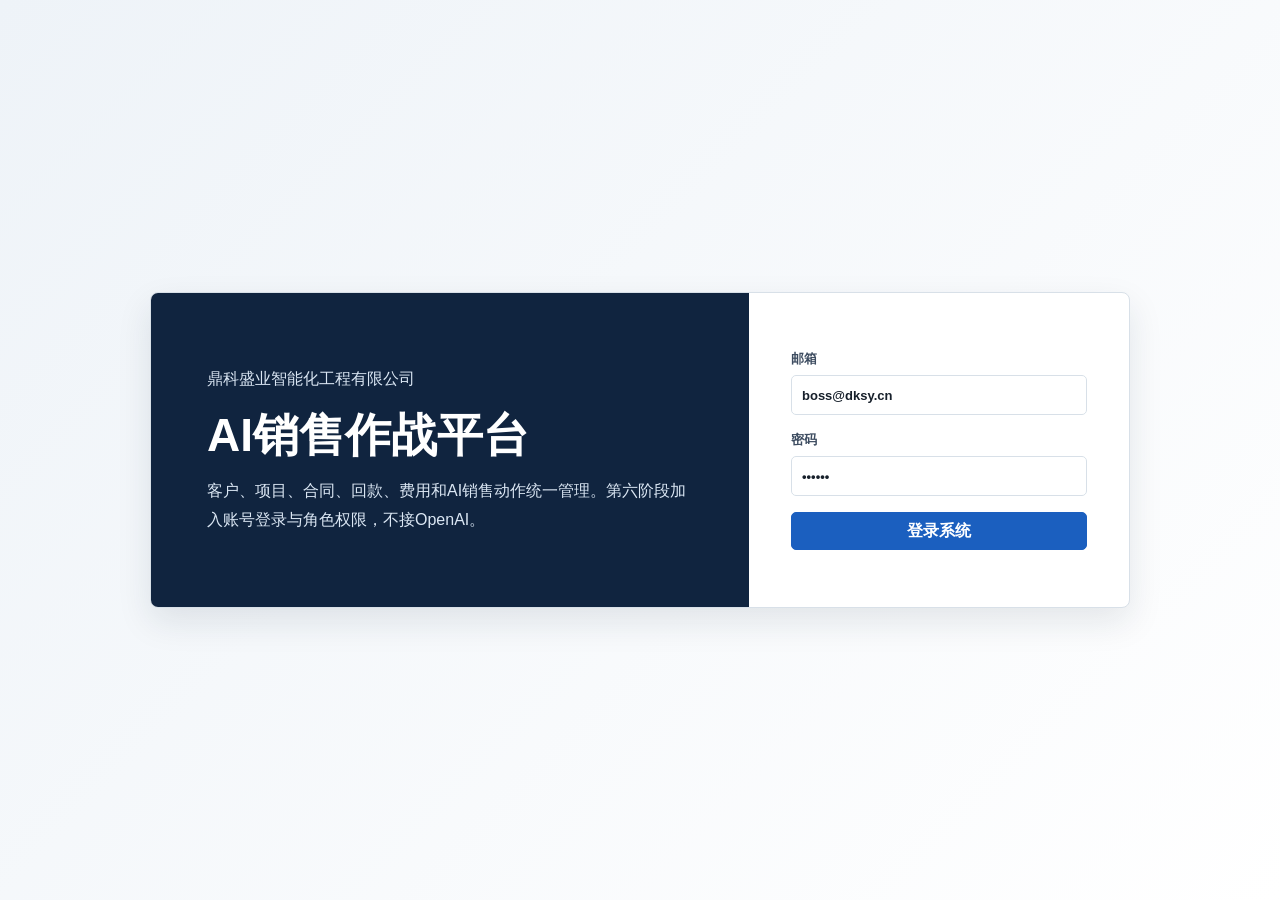
<file: index.html>
<!doctype html>
<html lang="zh-CN">
  <head>
    <meta charset="UTF-8" />
    <meta name="viewport" content="width=device-width, initial-scale=1.0" />
    <meta http-equiv="refresh" content="0; url=./login.html" />
    <title>鼎科盛业AI销售作战平台</title>
  </head>
  <body>
    <p><a href="./login.html">进入鼎科盛业AI销售作战平台</a></p>
  </body>
</html>
</file>
<file: assets/crm.css>
:root {
  color-scheme: light;
  --ink: #17202b;
  --text: #344054;
  --muted: #667085;
  --line: #d8e0e8;
  --bg: #f4f6f8;
  --panel: #ffffff;
  --navy: #10243f;
  --blue: #1b5fbf;
  --green: #218358;
  --amber: #b7791f;
  --red: #c24135;
  --shadow: 0 14px 34px rgba(16, 36, 63, 0.1);
}

* {
  box-sizing: border-box;
}

body {
  margin: 0;
  color: var(--ink);
  font-family: -apple-system, BlinkMacSystemFont, "Segoe UI", "PingFang SC",
    "Microsoft YaHei", sans-serif;
  background: var(--bg);
}

a {
  color: inherit;
  text-decoration: none;
}

button,
input,
select,
textarea {
  font: inherit;
}

.login-page {
  display: grid;
  place-items: center;
  min-height: 100vh;
  padding: 24px;
  background: linear-gradient(135deg, #eef3f8, #ffffff);
}

.login-box {
  display: grid;
  grid-template-columns: minmax(280px, 1fr) 380px;
  max-width: 980px;
  width: 100%;
  overflow: hidden;
  background: #fff;
  border: 1px solid var(--line);
  border-radius: 8px;
  box-shadow: var(--shadow);
}

.login-intro {
  padding: clamp(28px, 6vw, 56px);
  color: #dbe7f4;
  background: var(--navy);
}

.login-intro h1 {
  margin: 12px 0 16px;
  color: #fff;
  font-size: clamp(30px, 4vw, 46px);
  line-height: 1.12;
}

.login-intro p {
  line-height: 1.8;
}

.login-form {
  display: grid;
  gap: 16px;
  align-content: center;
  padding: clamp(24px, 5vw, 42px);
}

.app-layout {
  display: grid;
  grid-template-columns: 240px minmax(0, 1fr);
  min-height: 100vh;
}

.sidebar {
  position: sticky;
  top: 0;
  height: 100vh;
  padding: 22px;
  color: #d9e7f5;
  background: var(--navy);
}

.brand {
  display: flex;
  align-items: center;
  gap: 12px;
  margin-bottom: 26px;
}

.brand-mark {
  display: grid;
  place-items: center;
  width: 42px;
  height: 42px;
  color: #fff;
  font-weight: 900;
  background: #1b5fbf;
  border-radius: 6px;
}

.brand strong,
.brand small {
  display: block;
  line-height: 1.25;
}

.brand small {
  color: #aebfd2;
  font-size: 12px;
}

.menu {
  display: grid;
  gap: 8px;
}

.menu a {
  display: flex;
  align-items: center;
  min-height: 42px;
  padding: 0 12px;
  border-radius: 5px;
}

.menu a.active,
.menu a:hover {
  color: #fff;
  background: rgba(255, 255, 255, 0.12);
}

.main {
  min-width: 0;
}

.topbar {
  position: sticky;
  top: 0;
  z-index: 10;
  display: flex;
  align-items: center;
  justify-content: space-between;
  gap: 16px;
  min-height: 70px;
  padding: 14px clamp(18px, 4vw, 36px);
  background: rgba(255, 255, 255, 0.92);
  border-bottom: 1px solid var(--line);
  backdrop-filter: blur(12px);
}

.topbar h1 {
  margin: 0;
  font-size: 24px;
  line-height: 1.2;
}

.topbar span {
  color: var(--muted);
  font-size: 13px;
}

.content {
  padding: clamp(18px, 4vw, 36px);
}

.actions {
  display: flex;
  flex-wrap: wrap;
  gap: 10px;
  justify-content: flex-end;
}

.btn {
  display: inline-flex;
  align-items: center;
  justify-content: center;
  min-height: 38px;
  padding: 0 14px;
  color: var(--navy);
  background: #fff;
  border: 1px solid var(--line);
  border-radius: 5px;
  cursor: pointer;
  font-weight: 800;
}

.btn.primary {
  color: #fff;
  background: var(--blue);
  border-color: var(--blue);
}

.btn.warn {
  color: #fff;
  background: var(--amber);
  border-color: var(--amber);
}

.login-error {
  margin: 0;
  padding: 10px 12px;
  color: #9f2f24;
  line-height: 1.5;
  background: #ffe8e5;
  border: 1px solid #ffc9c2;
  border-radius: 5px;
}

.user-badge {
  display: inline-flex;
  align-items: center;
  min-height: 32px;
  padding: 0 10px;
  color: var(--muted);
  background: #f4f7fa;
  border: 1px solid var(--line);
  border-radius: 999px;
  font-size: 13px;
}

.kpi-grid,
.summary-grid {
  display: grid;
  grid-template-columns: repeat(4, 1fr);
  gap: 12px;
  margin-bottom: 16px;
}

.summary-grid {
  grid-template-columns: repeat(3, 1fr);
}

.card,
.panel {
  background: #fff;
  border: 1px solid var(--line);
  border-radius: 8px;
  box-shadow: 0 1px 0 rgba(16, 36, 63, 0.03);
}

.card {
  display: grid;
  gap: 8px;
  min-height: 118px;
  padding: 18px;
}

.card span {
  color: var(--muted);
  font-size: 13px;
}

.card strong {
  color: var(--navy);
  font-size: 28px;
}

.card em {
  color: var(--muted);
  font-size: 13px;
  font-style: normal;
}

.panel {
  padding: 18px;
  margin-bottom: 16px;
}

.panel-head {
  display: flex;
  align-items: center;
  justify-content: space-between;
  gap: 12px;
  margin-bottom: 14px;
}

.panel h2,
.panel h3 {
  margin: 0;
}

.form-grid {
  display: grid;
  grid-template-columns: repeat(4, 1fr);
  gap: 12px;
}

label {
  display: grid;
  gap: 7px;
  color: #3d4c60;
  font-size: 13px;
  font-weight: 800;
}

input,
select,
textarea {
  width: 100%;
  min-height: 40px;
  padding: 0 10px;
  color: var(--ink);
  background: #fff;
  border: 1px solid var(--line);
  border-radius: 5px;
}

textarea {
  min-height: 86px;
  padding: 10px;
  resize: vertical;
}

.wide {
  grid-column: span 2;
}

.form-actions {
  display: flex;
  align-items: end;
  gap: 10px;
}

.toolbar {
  display: grid;
  grid-template-columns: minmax(240px, 1fr) 220px;
  gap: 12px;
  margin-bottom: 14px;
}

.table-wrap {
  overflow-x: auto;
  background: #fff;
  border: 1px solid var(--line);
  border-radius: 8px;
}

table {
  width: 100%;
  min-width: 860px;
  border-collapse: collapse;
}

th,
td {
  padding: 13px;
  text-align: left;
  border-bottom: 1px solid var(--line);
  font-size: 14px;
}

th {
  color: #405168;
  background: #eef3f7;
  font-weight: 900;
}

.tag,
.status {
  display: inline-flex;
  align-items: center;
  min-height: 25px;
  padding: 0 8px;
  border-radius: 999px;
  font-size: 12px;
  font-weight: 900;
}

.tag {
  color: #164a93;
  background: #e6f0ff;
}

.status {
  color: #405168;
  background: #edf1f5;
}

.status.danger {
  color: #9f2f24;
  background: #ffe8e5;
}

.status.ok {
  color: #176144;
  background: #e5f6ed;
}

.money-alert {
  color: var(--red);
  font-weight: 900;
}

.row-actions {
  display: flex;
  flex-wrap: wrap;
  gap: 6px;
}

.row-actions .btn {
  min-height: 30px;
  padding: 0 9px;
  font-size: 12px;
}

.btn.danger {
  color: #fff;
  background: var(--red);
  border-color: var(--red);
}

.notice {
  margin: 0;
  padding: 14px;
  color: #7a4f10;
  line-height: 1.7;
  background: #fff5df;
  border-left: 4px solid var(--amber);
  border-radius: 5px;
}

.detail-grid {
  display: grid;
  grid-template-columns: repeat(2, minmax(0, 1fr));
  gap: 16px;
}

.info-list {
  display: grid;
  grid-template-columns: 120px 1fr;
  gap: 10px 14px;
  margin: 0;
}

.info-list dt {
  color: var(--muted);
  font-size: 13px;
}

.info-list dd {
  margin: 0;
  color: var(--ink);
  font-weight: 800;
}

.stack-list {
  display: grid;
  gap: 10px;
}

.stack-list article {
  padding: 12px;
  color: var(--text);
  line-height: 1.7;
  background: #f6f8fa;
  border: 1px solid var(--line);
  border-radius: 6px;
}

.muted {
  color: var(--muted);
}

.progress {
  height: 8px;
  overflow: hidden;
  background: #e8eef4;
  border-radius: 999px;
}

.progress span {
  display: block;
  width: var(--p);
  height: 100%;
  background: var(--blue);
}

.two-col {
  display: grid;
  grid-template-columns: 380px minmax(0, 1fr);
  gap: 16px;
}

.ai-buttons {
  display: grid;
  gap: 10px;
  margin-top: 12px;
}

pre {
  min-height: 320px;
  margin: 0;
  padding: 16px;
  white-space: pre-wrap;
  word-break: break-word;
  color: #243044;
  line-height: 1.75;
  background: #f4f7fa;
  border: 1px solid var(--line);
  border-radius: 8px;
}

.mobile-menu {
  display: none;
}

.quick-punch-grid,
.mobile-priority-grid {
  display: grid;
  grid-template-columns: repeat(5, minmax(0, 1fr));
  gap: 12px;
  align-items: end;
}

.quick-punch-grid div,
.mobile-priority-grid article {
  display: grid;
  gap: 6px;
  min-height: 76px;
  padding: 12px;
  background: #f6f8fa;
  border: 1px solid var(--line);
  border-radius: 6px;
}

.quick-punch-grid span,
.mobile-priority-grid span {
  color: var(--muted);
  font-size: 12px;
  font-weight: 800;
}

.quick-punch-grid strong,
.mobile-priority-grid strong {
  color: var(--navy);
  font-size: 22px;
}

@media (max-width: 1000px) {
  .app-layout,
  .login-box,
  .two-col {
    grid-template-columns: 1fr;
  }

  .sidebar {
    position: static;
    height: auto;
  }

  .menu {
    grid-template-columns: repeat(3, 1fr);
  }

  .kpi-grid,
  .summary-grid,
  .mobile-priority-grid,
  .quick-punch-grid,
  .form-grid,
  .detail-grid {
    grid-template-columns: repeat(2, 1fr);
  }
}

@media (max-width: 640px) {
  body {
    padding-bottom: 86px;
  }

  .app-layout {
    display: block;
  }

  .sidebar {
    position: fixed;
    left: 0;
    right: 0;
    bottom: 0;
    top: auto;
    z-index: 30;
    height: auto;
    padding: 8px 10px calc(8px + env(safe-area-inset-bottom));
    border-top: 1px solid rgba(255, 255, 255, 0.18);
    box-shadow: 0 -10px 26px rgba(16, 36, 63, 0.18);
  }

  .sidebar .brand {
    display: none;
  }

  .menu {
    display: flex;
    gap: 8px;
    overflow-x: auto;
    padding-bottom: 2px;
    scrollbar-width: none;
  }

  .menu::-webkit-scrollbar {
    display: none;
  }

  .menu a {
    flex: 0 0 auto;
    min-height: 40px;
    padding: 0 12px;
    color: #d9e7f5;
    font-size: 13px;
    white-space: nowrap;
    background: rgba(255, 255, 255, 0.08);
  }

  .topbar {
    position: sticky;
    top: 0;
    align-items: flex-start;
    flex-direction: column;
    min-height: 64px;
    padding: 12px 14px;
  }

  .topbar h1 {
    font-size: 22px;
  }

  .actions,
  .form-actions {
    width: 100%;
    justify-content: stretch;
  }

  .form-actions {
    position: sticky;
    bottom: 88px;
    z-index: 12;
    padding: 8px;
    background: rgba(255, 255, 255, 0.94);
    border: 1px solid var(--line);
    border-radius: 8px;
    backdrop-filter: blur(10px);
  }

  .actions .btn,
  .form-actions .btn {
    flex: 1;
  }

  .menu,
  .kpi-grid,
  .summary-grid,
  .mobile-priority-grid,
  .quick-punch-grid,
  .form-grid,
  .toolbar,
  .detail-grid {
    grid-template-columns: 1fr;
  }

  .wide {
    grid-column: auto;
  }

  .content {
    padding: 12px;
  }

  .panel {
    padding: 14px;
    margin-bottom: 12px;
  }

  .panel:has(form) {
    position: relative;
  }

  label {
    font-size: 14px;
  }

  input,
  select,
  textarea,
  .btn {
    min-height: 46px;
    font-size: 16px;
  }

  input[type="file"] {
    padding: 10px;
  }

  .quick-punch .btn.primary {
    min-height: 54px;
    font-size: 17px;
  }

  .table-wrap {
    overflow: visible;
    border: 0;
    background: transparent;
  }

  table,
  thead,
  tbody,
  tr,
  th,
  td {
    display: block;
    width: 100%;
    min-width: 0;
  }

  thead {
    display: none;
  }

  tbody {
    display: grid;
    gap: 12px;
  }

  tr {
    padding: 12px;
    background: #fff;
    border: 1px solid var(--line);
    border-radius: 8px;
    box-shadow: 0 1px 0 rgba(16, 36, 63, 0.03);
  }

  td {
    display: grid;
    grid-template-columns: 96px minmax(0, 1fr);
    gap: 10px;
    padding: 8px 0;
    border-bottom: 1px solid #eef2f5;
    line-height: 1.5;
    word-break: break-word;
  }

  td:last-child {
    border-bottom: 0;
  }

  td::before {
    content: attr(data-label);
    color: var(--muted);
    font-size: 12px;
    font-weight: 900;
  }

  .row-actions {
    justify-content: flex-start;
  }

  .row-actions .btn {
    min-height: 36px;
    font-size: 13px;
  }

  .mobile-priority {
    order: -1;
  }

  .mobile-priority-grid article {
    min-height: 88px;
  }

  .mobile-priority-grid strong {
    font-size: 30px;
  }
}
</file>
